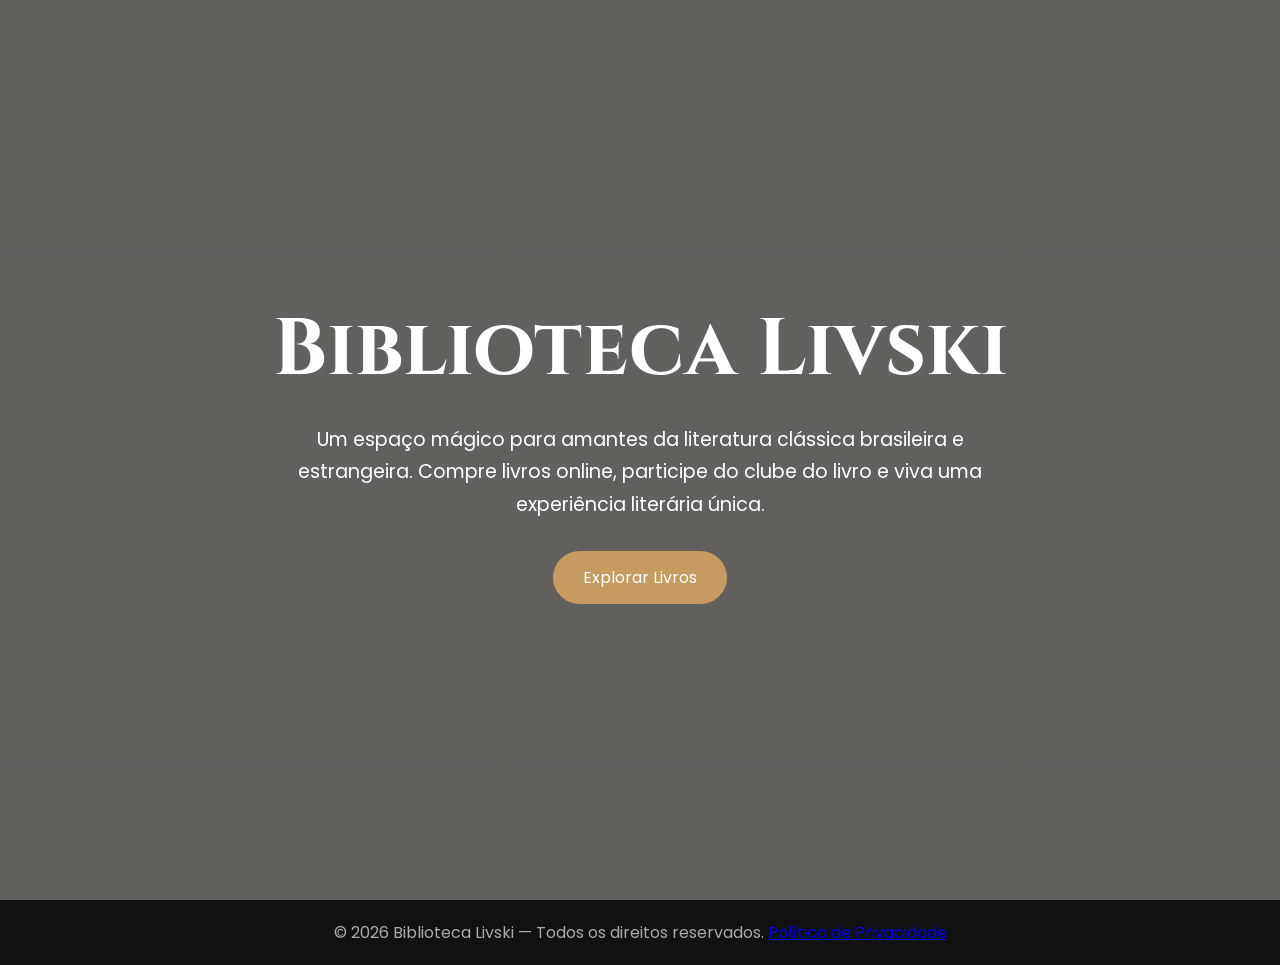
<file: index.html>
<!DOCTYPE html>
<html lang="pt-BR">

<head>

<meta charset="UTF-8">

<meta name="viewport" content="width=device-width, initial-scale=1.0">

<title>Biblioteca Livski</title>

<link href="https://fonts.googleapis.com/css2?family=Cinzel:wght@500;700&family=Poppins:wght@300;400;500;600&display=swap" rel="stylesheet">

<link rel="stylesheet" href="style.css">

</head>

<body class="pagina-inicial">


<!-- =========================
     LOADER
========================= -->

<div class="loader">

    <h1>
        Biblioteca Livski
    </h1>

</div>


<!-- =========================
     INÍCIO
========================= -->

<header class="hero">

    <h1>
        Biblioteca Livski
    </h1>

    <p>

        Um espaço mágico para amantes da literatura clássica brasileira e estrangeira.

        Compre livros online, participe do clube do livro e viva uma experiência literária única.

    </p>


    <a
        href="sobre.html"
        class="btn">

        Explorar Livros

    </a>

</header>


<!-- =========================
     RODAPÉ
========================= -->

<footer>

    © 2026 Biblioteca Livski — Todos os direitos reservados.
     <a href="privacidade.html">Política de Privacidade</a>

</footer>


</body>

</html>
</file>
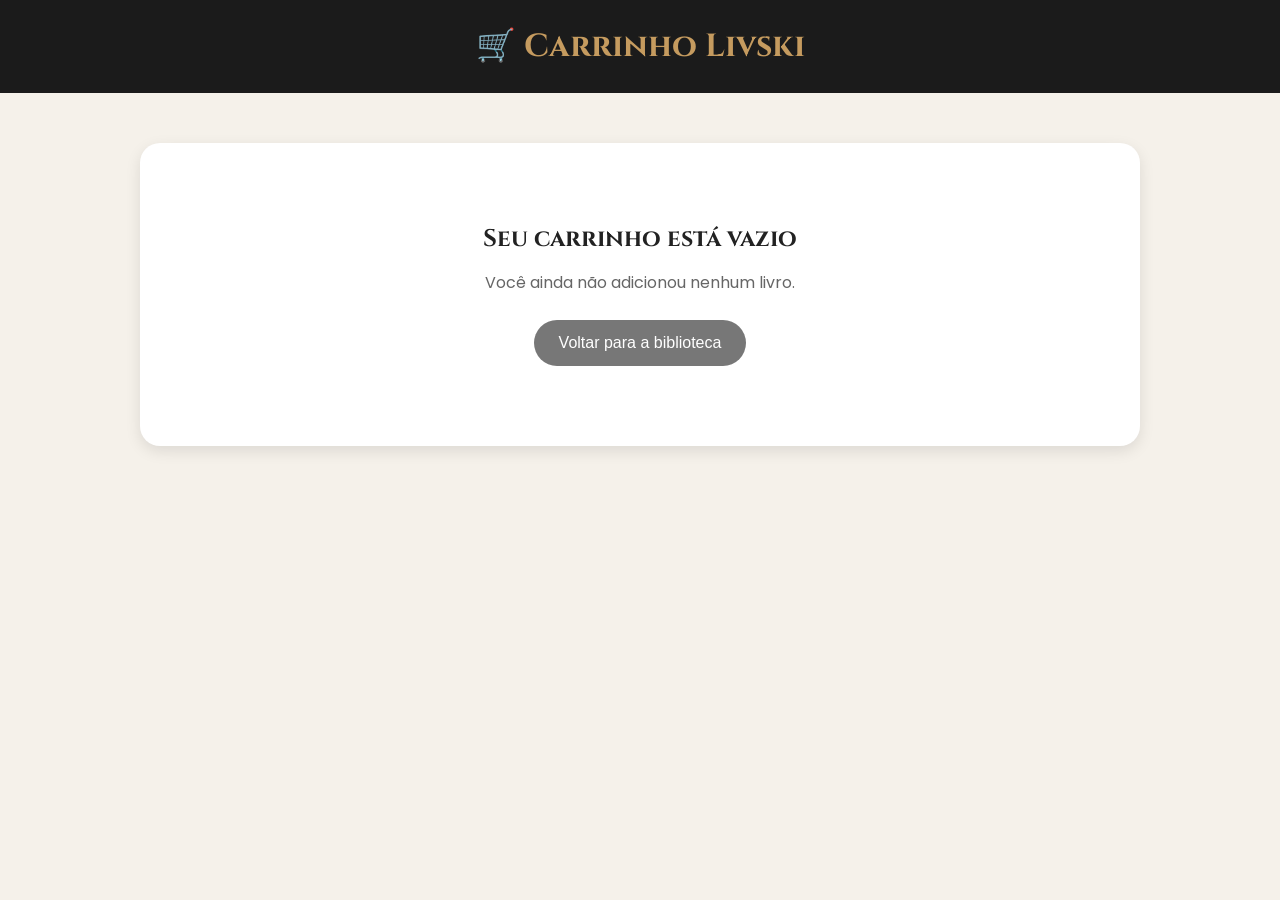
<file: carrinho.html>
<!DOCTYPE html>
<html lang="pt-BR">

<head>

<meta charset="UTF-8">

<meta name="viewport"
content="width=device-width, initial-scale=1.0">

<title>Carrinho - Biblioteca Livski</title>

<link
href="https://fonts.googleapis.com/css2?family=Cinzel:wght@500;700&family=Poppins:wght@300;400;500;600&display=swap"
rel="stylesheet">

<style>

*{
    margin:0;
    padding:0;
    box-sizing:border-box;
}

body{

    font-family:'Poppins',sans-serif;

    background:#f5f1ea;

    color:#222;

    min-height:100vh;

}

/* CABEÇALHO */

header{

    background:#1b1b1b;

    color:white;

    padding:25px;

    text-align:center;

}

header h1{

    font-family:'Cinzel',serif;

    color:#c59b5f;

}

/* CONTEÚDO */

.container{

    width:90%;

    max-width:1000px;

    margin:50px auto;

}

/* LIVRO */

.item{

    background:white;

    border-radius:15px;

    padding:20px;

    margin-bottom:20px;

    display:flex;

    align-items:center;

    gap:20px;

    box-shadow:
    0 5px 15px rgba(0,0,0,0.1);

}

.item img{

    width:100px;

    height:140px;

    object-fit:cover;

    border-radius:10px;

}

.info{

    flex:1;

}

.info h3{

    font-family:'Cinzel',serif;

    margin-bottom:5px;

}

.info p{

    color:#666;

}

/* QUANTIDADE */

.quantidade{

    display:flex;

    align-items:center;

    gap:10px;

    margin-top:15px;

}

.quantidade button{

    width:35px;

    height:35px;

    border:none;

    border-radius:50%;

    background:#c59b5f;

    color:white;

    font-size:20px;

    cursor:pointer;

}

.quantidade button:hover{

    background:#a67c43;

}

.quantidade span{

    font-weight:bold;

}

/* PREÇO */

.preco-item{

    font-size:1.2rem;

    font-weight:bold;

    color:#2d7a32;

}

/* REMOVER */

.remover{

    border:none;

    background:#b52b2b;

    color:white;

    padding:10px 15px;

    border-radius:20px;

    cursor:pointer;

}

.remover:hover{

    background:#8e1f1f;

}

/* RESUMO */

.resumo{

    background:#2b2118;

    color:white;

    padding:30px;

    border-radius:20px;

    margin-top:30px;

    text-align:right;

}

.resumo h2{

    font-family:'Cinzel',serif;

    margin-bottom:20px;

}

.total{

    font-size:1.7rem;

    color:#d9b878;

    font-weight:bold;

    margin-bottom:20px;

}

/* BOTÕES */

.botoes{

    display:flex;

    justify-content:space-between;

    gap:20px;

    flex-wrap:wrap;

}

.btn{

    display:inline-block;

    padding:14px 25px;

    border:none;

    border-radius:30px;

    text-decoration:none;

    cursor:pointer;

    font-size:1rem;

    transition:0.3s;

}

.voltar{

    background:#777;

    color:white;

}

.voltar:hover{

    background:#555;

}

.finalizar{

    background:#c59b5f;

    color:white;

}

.finalizar:hover{

    background:#a67c43;

    transform:scale(1.05);

}

/* VAZIO */

.vazio{

    text-align:center;

    padding:80px 20px;

    background:white;

    border-radius:20px;

    box-shadow:
    0 5px 15px rgba(0,0,0,0.1);

}

.vazio h2{

    font-family:'Cinzel',serif;

    margin-bottom:15px;

}

.vazio p{

    color:#666;

    margin-bottom:25px;

}

/* RESPONSIVO */

@media(max-width:700px){

    .item{

        flex-direction:column;

        text-align:center;

    }

    .botoes{

        justify-content:center;

    }

    .resumo{

        text-align:center;

    }

}

</style>

</head>

<body>


<header>

    <h1>
        🛒 Carrinho Livski
    </h1>

</header>


<div class="container">

    <div id="listaCarrinho"></div>

    <div id="resumo"></div>

</div>


<script>

/* PEGAR CARRINHO */

let carrinho = JSON.parse(
    localStorage.getItem("carrinhoLivski")
) || [];


/* FORMATAR PREÇO */

function formatarPreco(valor){

    return valor.toLocaleString(
        "pt-BR",
        {
            style:"currency",
            currency:"BRL"
        }
    );

}


/* MOSTRAR CARRINHO */

function mostrarCarrinho(){

    const lista =
        document.getElementById("listaCarrinho");

    const resumo =
        document.getElementById("resumo");


    lista.innerHTML = "";

    resumo.innerHTML = "";


    /* CARRINHO VAZIO */

    if(carrinho.length === 0){

        lista.innerHTML = `

            <div class="vazio">

                <h2>
                    Seu carrinho está vazio
                </h2>

                <p>
                    Você ainda não adicionou nenhum livro.
                </p>

                <button
                    class="btn voltar"
                    onclick="voltarBiblioteca()">

                    Voltar para a biblioteca

                </button>

            </div>

        `;

        return;

    }


    let total = 0;


    /* PRODUTOS */

    carrinho.forEach(function(livro,index){

        const subtotal =
            livro.preco * livro.quantidade;

        total += subtotal;


        lista.innerHTML += `

            <div class="item">

                <img
                    src="${livro.imagem}"
                    alt="${livro.nome}">

                <div class="info">

                    <h3>
                        ${livro.nome}
                    </h3>

                    <p>
                        ${livro.autor}
                    </p>

                    <div class="quantidade">

                        <button
                            onclick="diminuir(${index})">

                            −

                        </button>

                        <span>
                            ${livro.quantidade}
                        </span>

                        <button
                            onclick="aumentar(${index})">

                            +

                        </button>

                    </div>

                </div>

                <div>

                    <div class="preco-item">

                        ${formatarPreco(subtotal)}

                    </div>

                    <br>

                    <button
                        class="remover"
                        onclick="remover(${index})">

                        🗑 Remover

                    </button>

                </div>

            </div>

        `;

    });


    /* RESUMO */

    resumo.innerHTML = `

        <div class="resumo">

            <h2>
                Resumo da compra
            </h2>

            <div class="total">

                Total:
                ${formatarPreco(total)}

            </div>

            <div class="botoes">

                <button
                    class="btn voltar"
                    onclick="voltarBiblioteca()">

                    ← Voltar para a biblioteca

                </button>

                <button
                    class="btn finalizar"
                    onclick="finalizarCompra()">

                    Finalizar Compra →

                </button>

            </div>

        </div>

    `;

}


/* AUMENTAR */

function aumentar(index){

    carrinho[index].quantidade++;

    salvar();

}


/* DIMINUIR */

function diminuir(index){

    if(carrinho[index].quantidade > 1){

        carrinho[index].quantidade--;

    }else{

        carrinho.splice(index,1);

    }

    salvar();

}


/* REMOVER */

function remover(index){

    carrinho.splice(index,1);

    salvar();

}


/* SALVAR */

function salvar(){

    localStorage.setItem(
        "carrinhoLivski",
        JSON.stringify(carrinho)
    );

    mostrarCarrinho();

}


/* VOLTAR */

function voltarBiblioteca(){

    /*
       Como o carrinho foi aberto em uma nova guia,
       tentamos fechar esta guia.

       Caso o navegador não permita,
       voltamos para o index normalmente.
    */

    if(window.opener){

        window.close();

    }else{

        window.location.href = "index.html";

    }

}


/* FINALIZAR */

function finalizarCompra(){

    if(carrinho.length === 0){

        return;

    }

    window.location.href =
        "pagamento.html";

}


/* INICIAR */

mostrarCarrinho();

</script>

</body>

</html>
</file>
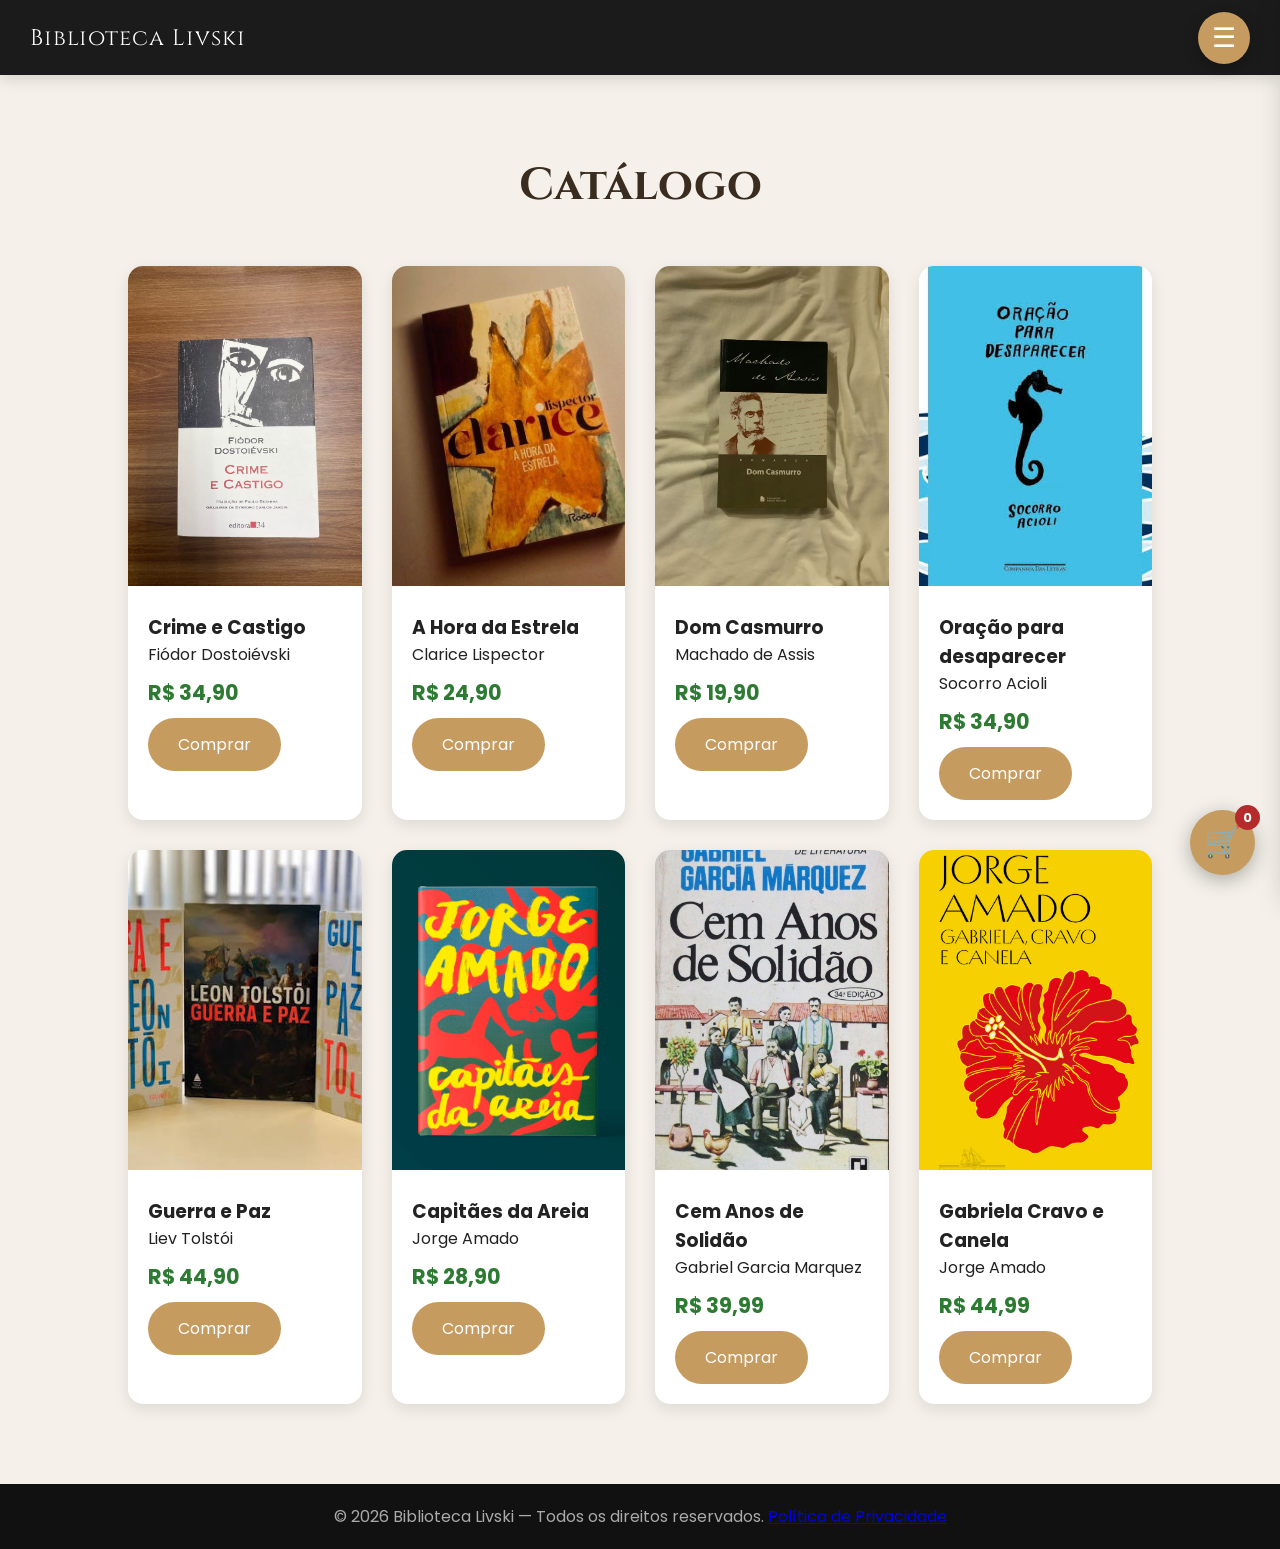
<file: catalogo.html>
<!DOCTYPE html>
<html lang="pt-BR">

<head>

<meta charset="UTF-8">

<meta name="viewport" content="width=device-width, initial-scale=1.0">

<title>Biblioteca Livski — Catálogo</title>

<link href="https://fonts.googleapis.com/css2?family=Cinzel:wght@500;700&family=Poppins:wght@300;400;500;600&display=swap" rel="stylesheet">

<link rel="stylesheet" href="style.css">

</head>

<body>


<div class="topo">

    <a href="index.html" class="logo">
        Biblioteca Livski
    </a>


    <div class="menu">

        <button
            id="menuBtn"
            class="menu-btn">

            ☰

        </button>


        <div
            id="menuLateral"
            class="menu-lateral">

            <div class="menu-titulo">
                Biblioteca Livski
            </div>

            <a href="sobre.html">Sobre</a>

            <a href="atracoes.html">Atrações</a>

            <a href="catalogo.html">Catálogo</a>

            <a href="faq.html">FAQ</a>

            <a href="sac.html">SAC</a>

            <a href="contato.html">Contato</a>

        </div>

    </div>

</div>


<main class="pagina">

<section id="catalogo">

    <h2 class="section-title">
        Catálogo
    </h2>


    <div class="catalogo">


        <div class="livro">

            <img
                src="imagens/crime e castigo.jpg"
                alt="Crime e Castigo">

            <div class="livro-info">

                <h3>
                    Crime e Castigo
                </h3>

                <p>
                    Fiódor Dostoiévski
                </p>

                <div class="preco">
                    R$ 34,90
                </div>

                <button
                    class="btn comprar"
                    data-nome="Crime e Castigo"
                    data-autor="Fiódor Dostoiévski"
                    data-preco="34.90"
                    data-imagem="imagens/crime e castigo.jpg">

                    Comprar

                </button>

            </div>

        </div>


        <div class="livro">

            <img
                src="imagens/a hora da estrela.jpg"
                alt="A Hora da Estrela">

            <div class="livro-info">

                <h3>
                    A Hora da Estrela
                </h3>

                <p>
                    Clarice Lispector
                </p>

                <div class="preco">
                    R$ 24,90
                </div>

                <button
                    class="btn comprar"
                    data-nome="A Hora da Estrela"
                    data-autor="Clarice Lispector"
                    data-preco="24.90"
                    data-imagem="imagens/a hora da estrela.jpg">

                    Comprar

                </button>

            </div>

        </div>


        <div class="livro">

            <img
                src="imagens/dom casmurro.jpg"
                alt="Dom Casmurro">

            <div class="livro-info">

                <h3>
                    Dom Casmurro
                </h3>

                <p>
                    Machado de Assis
                </p>

                <div class="preco">
                    R$ 19,90
                </div>

                <button
                    class="btn comprar"
                    data-nome="Dom Casmurro"
                    data-autor="Machado de Assis"
                    data-preco="19.90"
                    data-imagem="imagens/dom casmurro.jpg">

                    Comprar

                </button>

            </div>

        </div>


        <div class="livro">

            <img
                src="imagens/oração para desaparecer.jpg"
                alt="Oração para desaparecer">

            <div class="livro-info">

                <h3>
                    Oração para desaparecer
                </h3>

                <p>
                    Socorro Acioli
                </p>

                <div class="preco">
                    R$ 34,90
                </div>

                <button
                    class="btn comprar"
                    data-nome="Oração para desaparecer"
                    data-autor="Socorro Acioli"
                    data-preco="34.90"
                    data-imagem="imagens/oração para desaparecer.jpg">

                    Comprar

                </button>

            </div>

        </div>


        <div class="livro">

            <img
                src="imagens/guerra e paz.jpg"
                alt="Guerra e Paz">

            <div class="livro-info">

                <h3>
                    Guerra e Paz
                </h3>

                <p>
                    Liev Tolstói
                </p>

                <div class="preco">
                    R$ 44,90
                </div>

                <button
                    class="btn comprar"
                    data-nome="Guerra e Paz"
                    data-autor="Liev Tolstói"
                    data-preco="44.90"
                    data-imagem="imagens/guerra e paz.jpg">

                    Comprar

                </button>

            </div>

        </div>


        <div class="livro">

            <img
                src="imagens/capitães da areia.png"
                alt="Capitães da Areia">

            <div class="livro-info">

                <h3>
                    Capitães da Areia
                </h3>

                <p>
                    Jorge Amado
                </p>

                <div class="preco">
                    R$ 28,90
                </div>

                <button
                    class="btn comprar"
                    data-nome="Capitães da Areia"
                    data-autor="Jorge Amado"
                    data-preco="28.90"
                    data-imagem="imagens/capitães da areia.png">

                    Comprar

                </button>

            </div>

        </div>

                <div class="livro">

            <img
                src="imagens/cem anos de solidão.jpg"
                alt="Cem Anos de Solidão">

            <div class="livro-info">

                <h3>
                    Cem Anos de Solidão
                </h3>

                <p>
                    Gabriel Garcia Marquez
                </p>

                <div class="preco">
                    R$ 39,99
                </div>

                <button
                    class="btn comprar"
                    data-nome="Cem Anos de Solidão"
                    data-autor="Gabriel Garcia Marquez"
                    data-preco="39,99"
                    data-imagem="imagens/cem anos de solidão.jpg">

                    Comprar

                </button>

            </div>

                </div>

        <div class="livro">

            <img
                src="imagens/Gabriela.jpg"
                alt="Gabriela Cravo e Canela">

            <div class="livro-info">

                <h3>
                    Gabriela Cravo e Canela
                </h3>

                <p>
                    Jorge Amado 
                </p>

                <div class="preco">
                    R$ 44,99
                </div>

                <button
                    class="btn comprar"
                    data-nome="Gabriela Cravo e Canela"
                    data-autor="Jorge Amado"
                    data-preco="44,99"
                    data-imagem="imagens/Gabriela.jpg">

                    Comprar

                </button>

            </div>

        </div>


    </div>

</section>

</main>


<!-- CARRINHO -->

<a
    href="carrinho.html"
    class="carrinho-flutuante"
    title="Abrir carrinho">

    🛒

    <span
        class="contador"
        id="contadorCarrinho">

        0

    </span>

</a>


<footer>

    © 2026 Biblioteca Livski — Todos os direitos reservados.
    <a href="privacidade.html">Política de Privacidade</a>

</footer>


<script src="script.js"></script>

</body>

</html>
</file>
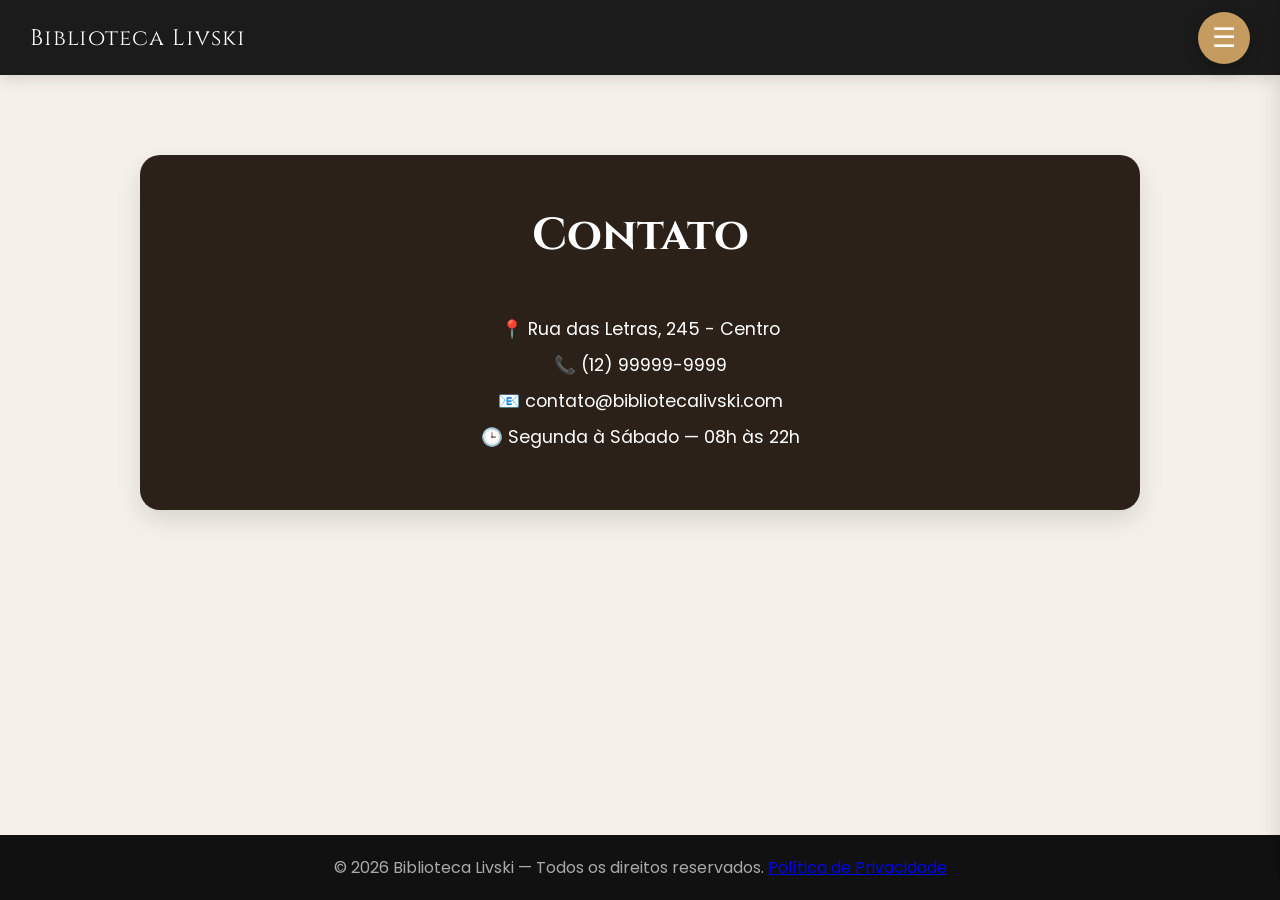
<file: contato.html>
<!DOCTYPE html>
<html lang="pt-BR">

<head>

<meta charset="UTF-8">

<meta name="viewport" content="width=device-width, initial-scale=1.0">

<title>Biblioteca Livski — Contato</title>

<link href="https://fonts.googleapis.com/css2?family=Cinzel:wght@500;700&family=Poppins:wght@300;400;500;600&display=swap" rel="stylesheet">

<link rel="stylesheet" href="style.css">

</head>

<body>


<div class="topo">

    <a href="index.html" class="logo">
        Biblioteca Livski
    </a>


    <div class="menu">

        <button id="menuBtn" class="menu-btn">
            ☰
        </button>


        <div id="menuLateral" class="menu-lateral">

            <div class="menu-titulo">
                Biblioteca Livski
            </div>

            <a href="sobre.html">Sobre</a>

            <a href="atracoes.html">Atrações</a>

            <a href="catalogo.html">Catálogo</a>

            <a href="faq.html">FAQ</a>

            <a href="sac.html">SAC</a>

            <a href="contato.html">Contato</a>

        </div>

    </div>

</div>


<main class="pagina">

<section id="contato">

    <div class="contato">

        <h2
            class="section-title"
            style="color:white;">

            Contato

        </h2>


        <p>
            📍 Rua das Letras, 245 - Centro
        </p>

        <p>
            📞 (12) 99999-9999
        </p>

        <p>
            📧 contato@bibliotecalivski.com
        </p>

        <p>
            🕒 Segunda à Sábado — 08h às 22h
        </p>

    </div>

</section>

</main>


<footer>

    © 2026 Biblioteca Livski — Todos os direitos reservados.
    <a href="privacidade.html">Política de Privacidade</a>

</footer>


<script src="script.js"></script>

</body>

</html>
</file>
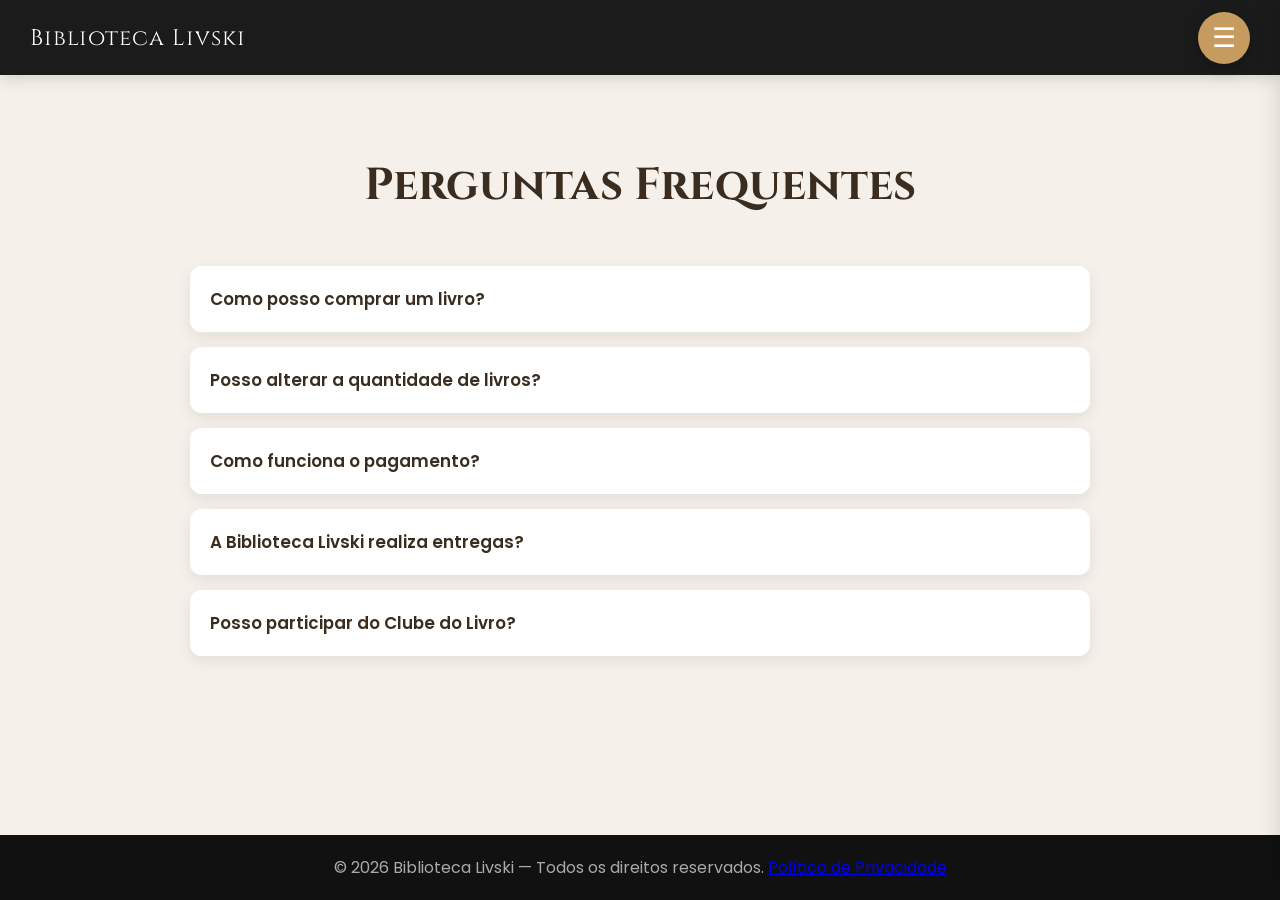
<file: faq.html>
<!DOCTYPE html>
<html lang="pt-BR">

<head>

<meta charset="UTF-8">

<meta name="viewport" content="width=device-width, initial-scale=1.0">

<title>Biblioteca Livski — FAQ</title>

<link href="https://fonts.googleapis.com/css2?family=Cinzel:wght@500;700&family=Poppins:wght@300;400;500;600&display=swap" rel="stylesheet">

<link rel="stylesheet" href="style.css">

</head>

<body>


<div class="topo">

    <a href="index.html" class="logo">
        Biblioteca Livski
    </a>


    <div class="menu">

        <button id="menuBtn" class="menu-btn">
            ☰
        </button>


        <div id="menuLateral" class="menu-lateral">

            <div class="menu-titulo">
                Biblioteca Livski
            </div>

            <a href="sobre.html">Sobre</a>

            <a href="atracoes.html">Atrações</a>

            <a href="catalogo.html">Catálogo</a>

            <a href="faq.html">FAQ</a>

            <a href="sac.html">SAC</a>

            <a href="contato.html">Contato</a>

        </div>

    </div>

</div>


<main class="pagina">

<section id="faq">

    <h2 class="section-title">
        Perguntas Frequentes
    </h2>


    <div class="faq">


        <div class="faq-item">

            <button class="faq-question">
                Como posso comprar um livro?
            </button>

            <div class="faq-answer">

                Escolha um livro no catálogo e clique no botão "Comprar".
                O livro será automaticamente colocado no seu carrinho.

            </div>

        </div>


        <div class="faq-item">

            <button class="faq-question">
                Posso alterar a quantidade de livros?
            </button>

            <div class="faq-answer">

                Sim. No carrinho você pode aumentar ou diminuir a quantidade
                de cada livro usando os botões + e -.

            </div>

        </div>


        <div class="faq-item">

            <button class="faq-question">
                Como funciona o pagamento?
            </button>

            <div class="faq-answer">

                Após revisar seu carrinho, clique em "Finalizar Compra".
                Você será direcionado para uma página de pagamento demonstrativa.

            </div>

        </div>


        <div class="faq-item">

            <button class="faq-question">
                A Biblioteca Livski realiza entregas?
            </button>

            <div class="faq-answer">

                Neste projeto escolar, a entrega é apenas uma representação
                fictícia de como funcionaria uma loja de livros.

            </div>

        </div>


        <div class="faq-item">

            <button class="faq-question">
                Posso participar do Clube do Livro?
            </button>

            <div class="faq-answer">

                Sim. O Clube do Livro promove encontros, discussões literárias
                e debates sobre diferentes obras.

            </div>

        </div>


    </div>

</section>

</main>


<footer>

    © 2026 Biblioteca Livski — Todos os direitos reservados.
    <a href="privacidade.html">Política de Privacidade</a>

</footer>


<script src="script.js"></script>

</body>

</html>
</file>
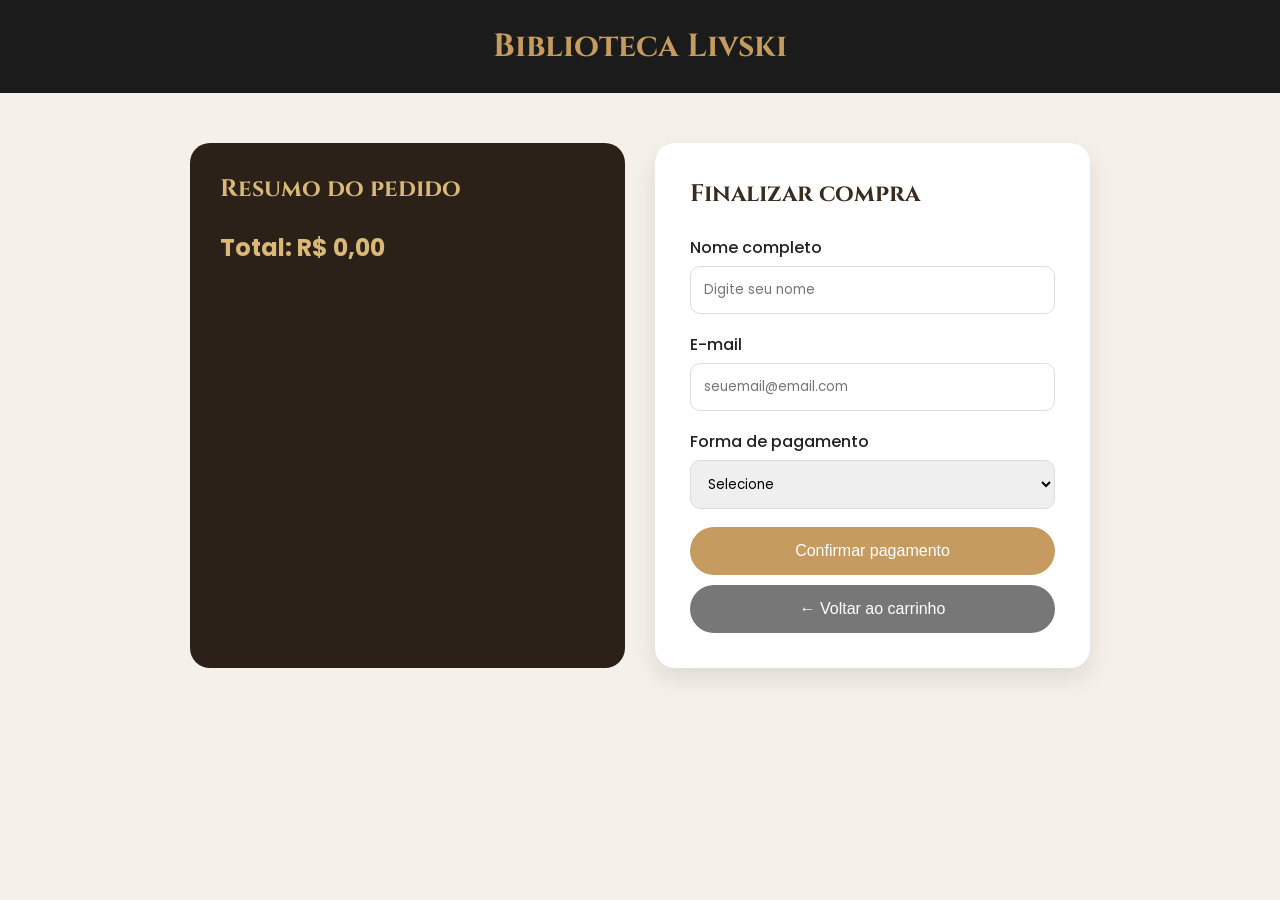
<file: pagamento.html>
<!DOCTYPE html>
<html lang="pt-BR">

<head>

<meta charset="UTF-8">

<meta name="viewport"
content="width=device-width, initial-scale=1.0">

<title>Pagamento - Biblioteca Livski</title>

<link
href="https://fonts.googleapis.com/css2?family=Cinzel:wght@500;700&family=Poppins:wght@300;400;500;600&display=swap"
rel="stylesheet">

<style>

*{
    margin:0;
    padding:0;
    box-sizing:border-box;
}

body{

    font-family:'Poppins',sans-serif;

    background:#f5f1ea;

    color:#222;

    min-height:100vh;

}


/* HEADER */

header{

    background:#1b1b1b;

    color:white;

    padding:25px;

    text-align:center;

}

header h1{

    font-family:'Cinzel',serif;

    color:#c59b5f;

}


/* CONTAINER */

.container{

    width:90%;

    max-width:900px;

    margin:50px auto;

    display:grid;

    grid-template-columns:1fr 1fr;

    gap:30px;

}


/* RESUMO */

.resumo{

    background:#2b2118;

    color:white;

    padding:30px;

    border-radius:20px;

}

.resumo h2{

    font-family:'Cinzel',serif;

    color:#d9b878;

    margin-bottom:25px;

}

.produto{

    border-bottom:1px solid #5b4939;

    padding:15px 0;

}

.produto:last-child{

    border-bottom:none;

}

.total{

    margin-top:25px;

    font-size:1.5rem;

    font-weight:bold;

    color:#d9b878;

}


/* PAGAMENTO */

.pagamento{

    background:white;

    padding:35px;

    border-radius:20px;

    box-shadow:
    0 10px 25px rgba(0,0,0,0.1);

}

.pagamento h2{

    font-family:'Cinzel',serif;

    color:#3a2d1f;

    margin-bottom:25px;

}

label{

    display:block;

    margin-bottom:6px;

    font-weight:500;

}

input,
select{

    width:100%;

    padding:13px;

    margin-bottom:18px;

    border:1px solid #ddd;

    border-radius:10px;

    font-family:'Poppins',sans-serif;

    outline:none;

}

input:focus,
select:focus{

    border-color:#c59b5f;

}


/* CAMPOS DO CARTÃO */

#dadosCartao{

    display:none;

    animation:aparecer .3s ease;

}

@keyframes aparecer{

    from{

        opacity:0;

        transform:translateY(-8px);

    }

    to{

        opacity:1;

        transform:translateY(0);

    }

}


/* LINHA */

.linha{

    display:grid;

    grid-template-columns:1fr 1fr;

    gap:15px;

}


/* PIX */

#dadosPix{

    display:none;

    background:#f7f3ed;

    border:1px solid #e2d7c8;

    border-radius:15px;

    padding:20px;

    margin-bottom:20px;

    text-align:center;

    animation:aparecer .3s ease;

}

#dadosPix h3{

    font-family:'Cinzel',serif;

    color:#3a2d1f;

    margin-bottom:15px;

}

.qr{

    width:160px;

    height:160px;

    margin:15px auto;

    background:

    repeating-linear-gradient(
        45deg,
        #111 0px,
        #111 3px,
        white 3px,
        white 6px
    );

    border:10px solid white;

    box-shadow:0 3px 10px rgba(0,0,0,.15);

}

.codigoPix{

    background:white;

    border:1px solid #ddd;

    border-radius:8px;

    padding:12px;

    font-size:.75rem;

    word-break:break-all;

    margin-top:10px;

}

.aviso{

    color:#777;

    font-size:.8rem;

    margin-top:10px;

}


/* BOLETO */

#dadosBoleto{

    display:none;

    background:#f7f3ed;

    border:1px solid #e2d7c8;

    border-radius:15px;

    padding:20px;

    margin-bottom:20px;

    animation:aparecer .3s ease;

}

#dadosBoleto h3{

    font-family:'Cinzel',serif;

    color:#3a2d1f;

    margin-bottom:10px;

}

.codigoBarras{

    height:55px;

    margin-top:15px;

    background:
    repeating-linear-gradient(
        90deg,
        #111 0px,
        #111 2px,
        white 2px,
        white 5px,
        #111 5px,
        #111 6px,
        white 6px,
        white 9px
    );

    border:5px solid white;

}

.numeroBoleto{

    text-align:center;

    font-size:.8rem;

    margin-top:8px;

    word-break:break-all;

}


/* BOTÕES */

.btn{

    width:100%;

    padding:15px;

    border:none;

    border-radius:30px;

    background:#c59b5f;

    color:white;

    font-size:1rem;

    cursor:pointer;

    transition:.3s;

}

.btn:hover{

    background:#a67c43;

    transform:scale(1.02);

}

.voltar{

    background:#777;

    margin-top:10px;

}

.voltar:hover{

    background:#555;

}


/* SUCESSO */

#areaSucesso{

    display:none;

    min-height:calc(100vh - 90px);

    width:100%;

    align-items:center;

    justify-content:center;

    padding:30px;

    margin:0;

}

.sucesso{

    width:100%;

    max-width:600px;

    text-align:center;

    background:white;

    padding:60px 30px;

    border-radius:20px;

    box-shadow:
    0 10px 25px rgba(0,0,0,0.1);

}

.sucesso h2{

    font-family:'Cinzel',serif;

    color:#2d7a32;

    margin-bottom:15px;

}

.sucesso p{

    color:#666;

    margin-bottom:25px;

}


/* RESPONSIVO */

@media(max-width:750px){

    .container{

        grid-template-columns:1fr;

    }

    .linha{

        grid-template-columns:1fr;

    }

}

</style>

</head>

<body>


<header>

    <h1>
        Biblioteca Livski
    </h1>

</header>


<!-- ÁREA DA COMPRA -->

<div class="container" id="areaCompra">


    <!-- RESUMO -->

    <div class="resumo">

        <h2>
            Resumo do pedido
        </h2>

        <div id="produtos"></div>

        <div
            class="total"
            id="total">

        </div>

    </div>


    <!-- PAGAMENTO -->

    <div class="pagamento">

        <h2>
            Finalizar compra
        </h2>


        <form id="formPagamento">


            <label>
                Nome completo
            </label>

            <input
                type="text"
                id="nome"
                placeholder="Digite seu nome"
                required>


            <label>
                E-mail
            </label>

            <input
                type="email"
                id="email"
                placeholder="seuemail@email.com"
                required>


            <label>
                Forma de pagamento
            </label>

            <select
                id="formaPagamento"
                required>

                <option value="">
                    Selecione
                </option>

                <option value="credito">
                    Cartão de crédito
                </option>

                <option value="debito">
                    Cartão de débito
                </option>

                <option value="pix">
                    PIX
                </option>

                <option value="boleto">
                    Boleto
                </option>

            </select>


            <!-- CARTÃO -->

            <div id="dadosCartao">

                <label>
                    Número do cartão
                </label>

                <input
                    type="text"
                    id="numeroCartao"
                    maxlength="19"
                    placeholder="0000 0000 0000 0000">


                <div class="linha">

                    <div>

                        <label>
                            Validade
                        </label>

                        <input
                            type="text"
                            id="validade"
                            maxlength="5"
                            placeholder="MM/AA">

                    </div>


                    <div>

                        <label>
                            CVV
                        </label>

                        <input
                            type="text"
                            id="cvv"
                            maxlength="3"
                            placeholder="000">

                    </div>

                </div>

            </div>


            <!-- PIX -->

            <div id="dadosPix">

                <h3>
                    Pagamento via PIX
                </h3>

                <p>
                    Escaneie o QR Code abaixo
                    ou copie o código PIX.
                </p>

                <div class="qr"></div>

                <strong>
                    Código PIX
                </strong>

                <div
                    class="codigoPix"
                    id="codigoPix">

                </div>

                <p class="aviso">
                    ⚠ Este PIX é fictício e serve
                    apenas para demonstração.
                </p>

            </div>


            <!-- BOLETO -->

            <div id="dadosBoleto">

                <h3>
                    Boleto bancário
                </h3>

                <p>
                    Seu boleto foi gerado
                    para demonstração.
                </p>

                <div class="codigoBarras"></div>

                <div
                    class="numeroBoleto"
                    id="numeroBoleto">

                </div>

                <p class="aviso">
                    ⚠ Este boleto é fictício.
                </p>

            </div>


            <button
                type="submit"
                class="btn"
                id="btnConfirmar">

                Confirmar pagamento

            </button>


            <button
                type="button"
                class="btn voltar"
                onclick="voltarCarrinho()">

                ← Voltar ao carrinho

            </button>


        </form>

    </div>

</div>


<!-- COMPRA FINALIZADA -->

<div
    id="areaSucesso">

    <div class="sucesso">

        <h2>
            ✓ Compra realizada!
        </h2>

        <p id="mensagemSucesso">
            Seu pedido foi registrado com sucesso.
        </p>

        <p>
            Esta é uma página de pagamento
            <strong>fictícia</strong> criada para
            demonstração escolar.
        </p>

        <button
            class="btn"
            onclick="voltarInicio()">

            Voltar para a Biblioteca

        </button>

    </div>

</div>


<script>


/* PEGAR CARRINHO */

let carrinho = JSON.parse(
    localStorage.getItem("carrinhoLivski")
) || [];


/* FORMATAR PREÇO */

function formatarPreco(valor){

    return valor.toLocaleString(
        "pt-BR",
        {
            style:"currency",
            currency:"BRL"
        }
    );

}


/* MOSTRAR PRODUTOS */

function mostrarProdutos(){

    const produtos =
        document.getElementById("produtos");

    const totalElemento =
        document.getElementById("total");


    produtos.innerHTML = "";

    let total = 0;


    carrinho.forEach(function(livro){

        const subtotal =
            livro.preco * livro.quantidade;

        total += subtotal;


        produtos.innerHTML += `

            <div class="produto">

                <strong>
                    ${livro.nome}
                </strong>

                <br>

                Quantidade:
                ${livro.quantidade}

                <br>

                ${formatarPreco(subtotal)}

            </div>

        `;

    });


    totalElemento.innerHTML =
        "Total: " + formatarPreco(total);

}


/* ELEMENTOS */

const formaPagamento =
    document.getElementById("formaPagamento");

const dadosCartao =
    document.getElementById("dadosCartao");

const dadosPix =
    document.getElementById("dadosPix");

const dadosBoleto =
    document.getElementById("dadosBoleto");

const numeroCartao =
    document.getElementById("numeroCartao");

const validade =
    document.getElementById("validade");

const cvv =
    document.getElementById("cvv");


/* TROCAR FORMA DE PAGAMENTO */

formaPagamento.addEventListener(
    "change",
    function(){

        const forma = this.value;


        /* ESCONDER TUDO */

        dadosCartao.style.display = "none";

        dadosPix.style.display = "none";

        dadosBoleto.style.display = "none";


        /* REMOVER REQUIRED */

        numeroCartao.required = false;

        validade.required = false;

        cvv.required = false;


        /* CARTÃO */

        if(
            forma === "credito" ||
            forma === "debito"
        ){

            dadosCartao.style.display = "block";

            numeroCartao.required = true;

            validade.required = true;

            cvv.required = true;

        }


        /* PIX */

        else if(forma === "pix"){

            dadosPix.style.display = "block";

            gerarPix();

        }


        /* BOLETO */

        else if(forma === "boleto"){

            dadosBoleto.style.display = "block";

            gerarBoleto();

        }

    }
);


/* MÁSCARA CARTÃO */

numeroCartao.addEventListener(
    "input",
    function(){

        let valor =
            this.value.replace(/\D/g,"");

        valor =
            valor.substring(0,16);

        valor =
            valor.replace(
                /(\d{4})(?=\d)/g,
                "$1 "
            );

        this.value = valor;

    }
);


/* MÁSCARA VALIDADE */

validade.addEventListener(
    "input",
    function(){

        let valor =
            this.value.replace(/\D/g,"");

        valor =
            valor.substring(0,4);

        if(valor.length >= 3){

            valor =
                valor.substring(0,2)
                + "/" +
                valor.substring(2);

        }

        this.value = valor;

    }
);


/* MÁSCARA CVV */

cvv.addEventListener(
    "input",
    function(){

        this.value =
            this.value
            .replace(/\D/g,"")
            .substring(0,3);

    }
);


/* GERAR PIX FICTÍCIO */

function gerarPix(){

    const caracteres =
        "ABCDEFGHIJKLMNOPQRSTUVWXYZabcdefghijklmnopqrstuvwxyz0123456789";

    let codigo = "";

    for(
        let i = 0;
        i < 120;
        i++
    ){

        codigo +=
            caracteres.charAt(
                Math.floor(
                    Math.random() *
                    caracteres.length
                )
            );

    }


    document.getElementById(
        "codigoPix"
    ).textContent =
        "00020126580014BR.GOV.BCB.PIX01"
        + codigo;

}


/* GERAR BOLETO FICTÍCIO */

function gerarBoleto(){

    let numero = "";

    for(
        let i = 0;
        i < 47;
        i++
    ){

        numero +=
            Math.floor(
                Math.random() * 10
            );

    }


    document.getElementById(
        "numeroBoleto"
    ).textContent =
        numero;

}


/* FORMULÁRIO */

document
.getElementById("formPagamento")
.addEventListener(
    "submit",
    function(event){

        event.preventDefault();


        const forma =
            formaPagamento.value;


        let mensagem = "";


        if(forma === "pix"){

            mensagem =
                "Seu pagamento via PIX foi registrado com sucesso.";

        }

        else if(forma === "boleto"){

            mensagem =
                "Seu boleto foi gerado e o pedido foi registrado.";

        }

        else if(
            forma === "credito" ||
            forma === "debito"
        ){

            mensagem =
                "Seu pagamento com cartão foi aprovado com sucesso.";

        }


        document.getElementById(
            "mensagemSucesso"
        ).textContent =
            mensagem;


        /*
           NÃO existe pagamento real.
           É somente uma simulação escolar.
        */

        localStorage.removeItem(
            "carrinhoLivski"
        );


        document.getElementById(
            "areaCompra"
        ).style.display = "none";


        document.getElementById(
            "areaSucesso"
        ).style.display = "flex";


        window.scrollTo({
            top:0,
            behavior:"smooth"
        });

    }
);


/* VOLTAR PARA CARRINHO */

function voltarCarrinho(){

    window.location.href =
        "carrinho.html";

}


/* VOLTAR PARA INDEX */

function voltarInicio(){

    window.location.href =
        "index.html";

}


/* MOSTRAR */

mostrarProdutos();

</script>

</body>

</html>
</file>
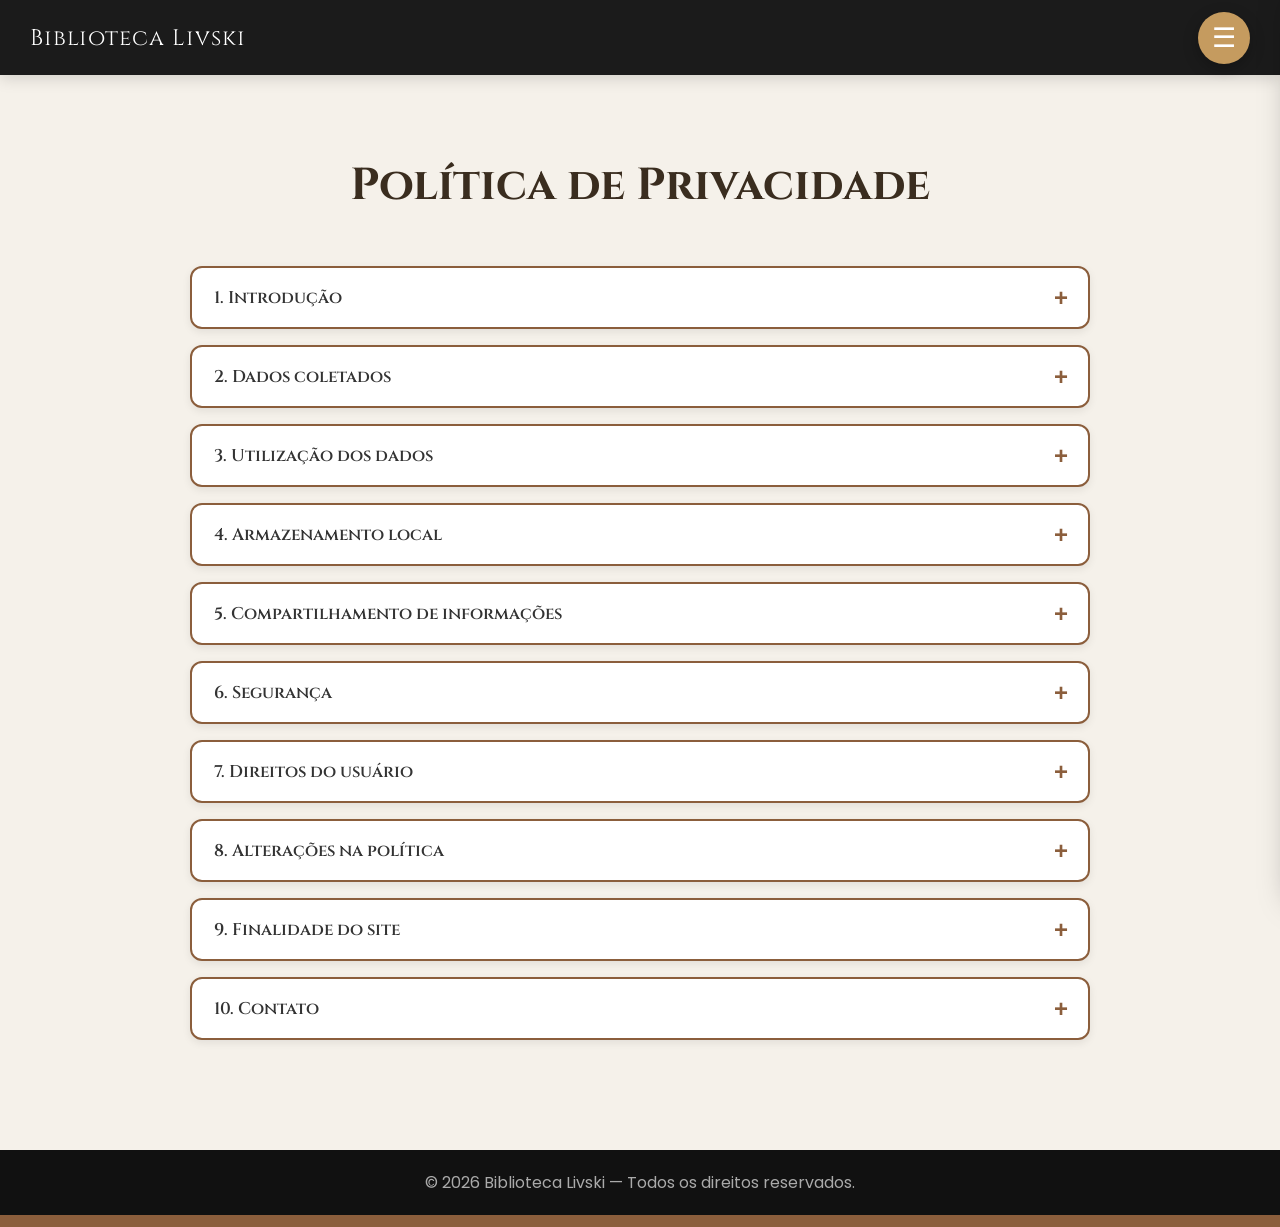
<file: privacidade.html>
<!DOCTYPE html>
<html lang="pt-BR">

<head>

    <meta charset="UTF-8">

    <meta name="viewport" content="width=device-width, initial-scale=1.0">

    <title>Política de Privacidade | Biblioteca Livski</title>

    <link href="https://fonts.googleapis.com/css2?family=Cinzel:wght@500;700&family=Poppins:wght@300;400;500;600&display=swap" rel="stylesheet">

    <link rel="stylesheet" href="style.css">

</head>

<body>




<!-- CABEÇALHO -->

<div class="topo">

    <a href="index.html" class="logo">
        Biblioteca Livski
    </a>


    <div class="menu">

        <button
            id="menuBtn"
            class="menu-btn">

            ☰

        </button>


        <div
            id="menuLateral"
            class="menu-lateral">

            <div class="menu-titulo">
                Biblioteca Livski
            </div>

            <a href="sobre.html">Sobre</a>

            <a href="atracoes.html">Atrações</a>

            <a href="catalogo.html">Catálogo</a>

            <a href="faq.html">FAQ</a>

            <a href="sac.html">SAC</a>

            <a href="contato.html">Contato</a>

        </div>

    </div>

</div>


<main class="pagina">

    <section>

        <h2 class="section-title">
            Política de Privacidade
        </h2>


        <div class="politica">


            <details>

                <summary>
                    1. Introdução
                </summary>

                <p>
                    A Biblioteca Livski valoriza a privacidade de seus usuários.
                    Esta Política de Privacidade apresenta as informações sobre
                    os dados que podem ser fornecidos durante a utilização do site
                    e como essas informações são utilizadas.
                </p>

            </details>


            <details>

                <summary>
                    2. Dados coletados
                </summary>

                <p>
                    O site pode receber informações fornecidas voluntariamente
                    pelo usuário, como nome, endereço de e-mail e mensagens
                    enviadas por meio dos canais de atendimento disponíveis.
                </p>

            </details>


            <details>

                <summary>
                    3. Utilização dos dados
                </summary>

                <p>
                    Os dados fornecidos são utilizados para possibilitar o
                    atendimento das solicitações, responder às mensagens
                    enviadas pelo usuário e permitir o funcionamento dos
                    recursos disponibilizados pelo site.
                </p>

            </details>


            <details>

                <summary>
                    4. Armazenamento local
                </summary>

                <p>
                    Para o funcionamento do carrinho de compras, o site pode
                    utilizar o armazenamento local do navegador, conhecido como
                    localStorage. Essas informações ficam armazenadas no próprio
                    dispositivo do usuário e são utilizadas para manter os
                    produtos selecionados durante a navegação.
                </p>

            </details>


            <details>

                <summary>
                    5. Compartilhamento de informações
                </summary>

                <p>
                    As informações fornecidas pelos usuários não são vendidas
                    ou comercializadas. O compartilhamento de dados poderá
                    ocorrer somente quando necessário para o funcionamento
                    dos serviços ou em situações previstas pela legislação.
                </p>

            </details>


            <details>

                <summary>
                    6. Segurança
                </summary>

                <p>
                    São adotadas medidas adequadas para evitar o acesso ou uso
                    indevido das informações fornecidas. Entretanto, nenhum
                    sistema eletrônico está completamente livre de riscos de
                    segurança.
                </p>

            </details>


            <details>

                <summary>
                    7. Direitos do usuário
                </summary>

                <p>
                    Nos termos da Lei Geral de Proteção de Dados Pessoais
                    (Lei nº 13.709/2018), o usuário possui direitos relacionados
                    aos seus dados pessoais, incluindo o acesso às informações
                    sobre seu tratamento, a correção de dados incompletos ou
                    incorretos e os demais direitos previstos na legislação.
                </p>

            </details>


            <details>

                <summary>
                    8. Alterações na política
                </summary>

                <p>
                    Esta Política de Privacidade poderá ser atualizada sempre
                    que necessário. Eventuais alterações serão disponibilizadas
                    nesta página.
                </p>

            </details>


            <details>

                <summary>
                    9. Finalidade do site
                </summary>

                <p>
                    A Biblioteca Livski é um projeto desenvolvido para fins
                    educacionais. As informações apresentadas no site têm
                    finalidade exclusivamente relacionada ao funcionamento
                    e à apresentação do projeto.
                </p>

            </details>


            <details>

                <summary>
                    10. Contato
                </summary>

                <p>
                    Em caso de dúvidas sobre esta Política de Privacidade,
                    o usuário poderá utilizar os canais de contato
                    disponibilizados no site.
                </p>

            </details>


        </div>

    </section>

</main>


<footer>

    © 2026 Biblioteca Livski — Todos os direitos reservados.
    
</footer>


<!-- FAIXA INFERIOR -->

<div class="faixa-privacidade"></div>


<script src="script.js"></script>

</body>

</html>
</file>
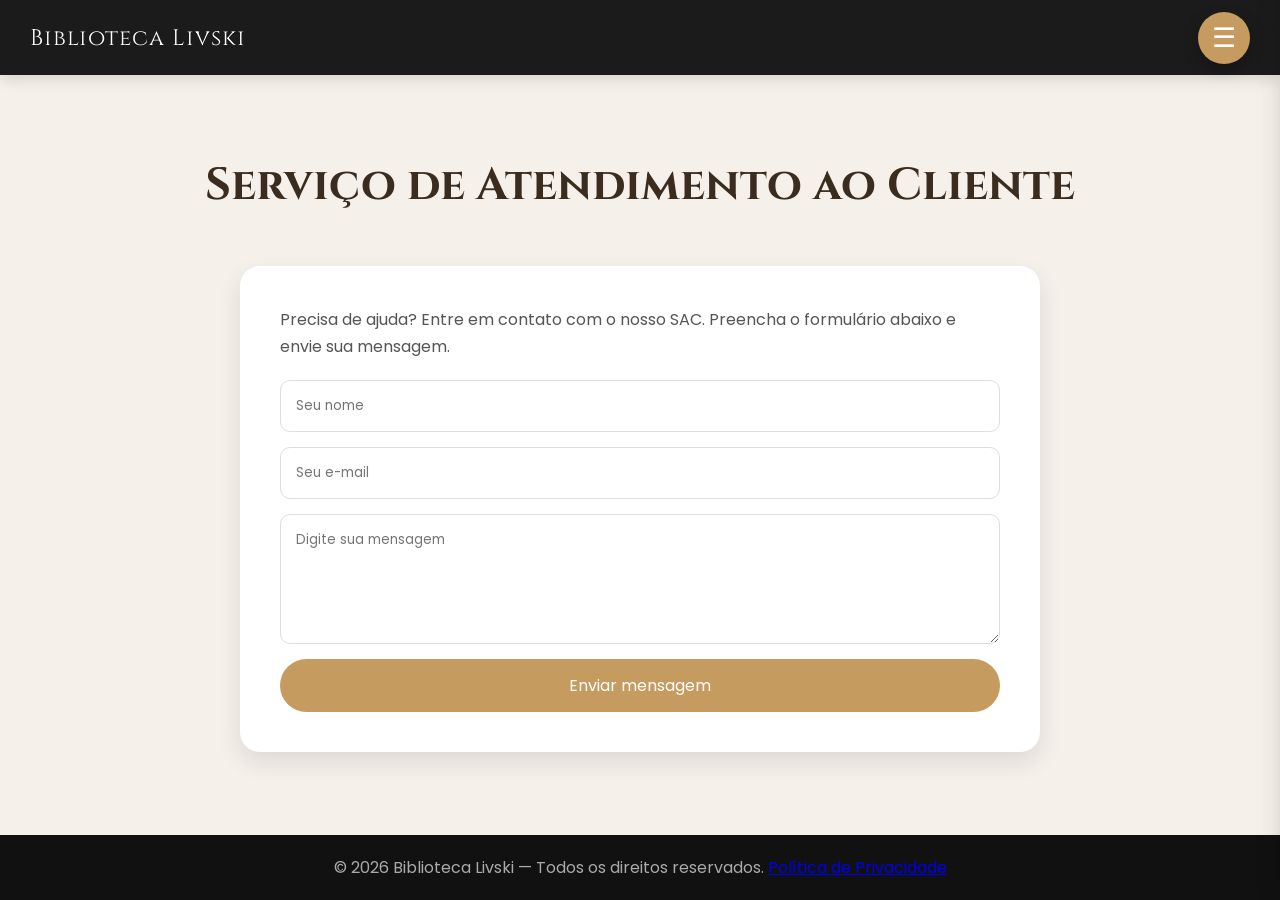
<file: sac.html>
<!DOCTYPE html>
<html lang="pt-BR">

<head>

<meta charset="UTF-8">

<meta name="viewport" content="width=device-width, initial-scale=1.0">

<title>Biblioteca Livski — SAC</title>

<link href="https://fonts.googleapis.com/css2?family=Cinzel:wght@500;700&family=Poppins:wght@300;400;500;600&display=swap" rel="stylesheet">

<link rel="stylesheet" href="style.css">

</head>

<body>


<div class="topo">

    <a href="index.html" class="logo">
        Biblioteca Livski
    </a>


    <div class="menu">

        <button id="menuBtn" class="menu-btn">
            ☰
        </button>


        <div id="menuLateral" class="menu-lateral">

            <div class="menu-titulo">
                Biblioteca Livski
            </div>

            <a href="sobre.html">Sobre</a>

            <a href="atracoes.html">Atrações</a>

            <a href="catalogo.html">Catálogo</a>

            <a href="faq.html">FAQ</a>

            <a href="sac.html">SAC</a>

            <a href="contato.html">Contato</a>

        </div>

    </div>

</div>


<main class="pagina">

<section id="sac">

    <h2 class="section-title">
        Serviço de Atendimento ao Cliente
    </h2>


    <div class="sac">

        <p>

            Precisa de ajuda? Entre em contato com o nosso SAC.
            Preencha o formulário abaixo e envie sua mensagem.

        </p>


        <form id="formSAC">

            <input
                type="text"
                placeholder="Seu nome"
                required>


            <input
                type="email"
                placeholder="Seu e-mail"
                required>


            <textarea
                placeholder="Digite sua mensagem"
                required></textarea>


            <button
                type="submit"
                class="btn">

                Enviar mensagem

            </button>

        </form>

    </div>

</section>

</main>


<footer>

    © 2026 Biblioteca Livski — Todos os direitos reservados.
    <a href="privacidade.html">Política de Privacidade</a>

</footer>


<script src="script.js"></script>

</body>

</html>
</file>
<file: style.css>
*{
    margin:0;
    padding:0;
    box-sizing:border-box;
}


html{
    scroll-behavior:smooth;
}


body{

    font-family:'Poppins',sans-serif;

    background:#f5f1ea;

    color:#222;

    overflow-x:hidden;

    min-height:100vh;

    display:flex;

    flex-direction:column;

    animation:entradaPagina .5s ease;

}


@keyframes entradaPagina{

    from{
        opacity:0;
        transform:translateY(10px);
    }

    to{
        opacity:1;
        transform:translateY(0);
    }

}


/* =========================
   LOADER
========================= */

.loader{

    position:fixed;

    width:100%;

    height:100vh;

    background:#111;

    display:flex;

    justify-content:center;

    align-items:center;

    z-index:9999;

    animation:sumir 3s forwards;

}


.loader h1{

    color:#fff;

    font-size:3rem;

    letter-spacing:4px;

    font-family:'Cinzel',serif;

    animation:aparecer 2s ease;

}


@keyframes aparecer{

    from{

        opacity:0;

        transform:scale(0.7);

    }

    to{

        opacity:1;

        transform:scale(1);

    }

}


@keyframes sumir{

    0%,85%{

        opacity:1;

    }

    100%{

        opacity:0;

        visibility:hidden;

    }

}


/* =========================
   TELA INICIAL
========================= */

.pagina-inicial{

    min-height:100vh;

}


.hero{

    background:

    linear-gradient(

        rgba(0,0,0,0.6),

        rgba(0,0,0,0.6)

    ),

    url('https://images.unsplash.com/photo-1507842217343-583bb7270b66?q=80&w=1600');

    background-size:cover;

    background-position:center;

    background-attachment:fixed;

    min-height:100vh;

    display:flex;

    flex-direction:column;

    justify-content:center;

    align-items:center;

    text-align:center;

    color:white;

    padding:20px;

}


.hero h1{

    font-size:5rem;

    font-family:'Cinzel',serif;

    margin-bottom:20px;

}


.hero p{

    max-width:700px;

    font-size:1.2rem;

    margin-bottom:30px;

    line-height:1.7;

}


/* =========================
   BOTÕES
========================= */

.btn{

    display:inline-block;

    padding:14px 30px;

    border:none;

    background:#c59b5f;

    color:white;

    border-radius:30px;

    font-size:1rem;

    cursor:pointer;

    transition:0.3s;

    text-decoration:none;

    font-family:'Poppins',sans-serif;

}


.btn:hover{

    background:#a67c43;

    transform:scale(1.05);

}


/* =========================
   TOPO DAS PÁGINAS
========================= */

.topo{

    height:75px;

    background:#1b1b1b;

    display:flex;

    align-items:center;

    justify-content:space-between;

    padding:0 30px;

    position:sticky;

    top:0;

    z-index:1000;

    box-shadow:
    0 3px 15px rgba(0,0,0,.15);

}


.logo{

    color:white;

    text-decoration:none;

    font-family:'Cinzel',serif;

    font-size:1.4rem;

    letter-spacing:1px;

    transition:.3s;

}


.logo:hover{

    color:#c59b5f;

}


/* =========================
   MENU
========================= */

.menu{

    position:relative;

}


.menu-btn{

    width:52px;

    height:52px;

    border:none;

    border-radius:50%;

    background:#c59b5f;

    color:white;

    font-size:27px;

    cursor:pointer;

    display:flex;

    justify-content:center;

    align-items:center;

    box-shadow:
    0 5px 15px rgba(0,0,0,.25);

    transition:.3s;

}


.menu-btn:hover{

    background:#a67c43;

    transform:scale(1.05);

}


.menu-lateral{

    position:fixed;

    top:0;

    right:-330px;

    width:310px;

    height:100vh;

    background:#1b1b1b;

    padding:110px 30px 30px;

    display:flex;

    flex-direction:column;

    gap:7px;

    box-shadow:
    -8px 0 30px rgba(0,0,0,.35);

    transition:.4s ease;

}


.menu-lateral.aberto{

    right:0;

}


.menu-titulo{

    color:#c59b5f;

    font-family:'Cinzel',serif;

    font-size:1.5rem;

    margin-bottom:25px;

}


.menu-lateral a{

    color:white;

    text-decoration:none;

    padding:15px;

    border-radius:10px;

    transition:.3s;

}


.menu-lateral a:hover{

    color:white;

    background:#c59b5f;

    transform:translateX(5px);

}


/* =========================
   CONTEÚDO
========================= */

.pagina{

    flex:1;

}


section{

    padding:80px 10%;

}


.section-title{

    text-align:center;

    font-size:2.8rem;

    margin-bottom:50px;

    font-family:'Cinzel',serif;

    color:#3a2d1f;

}


/* =========================
   SOBRE
========================= */

.sobre{

    display:grid;

    grid-template-columns:1fr 1fr;

    gap:50px;

    align-items:center;

}


.sobre img{

    width:100%;

    border-radius:20px;

    box-shadow:
    0 10px 25px rgba(0,0,0,.2);

}


.sobre p{

    line-height:1.8;

    font-size:1.1rem;

}


/* =========================
   ATRAÇÕES
========================= */

.cards{

    display:grid;

    grid-template-columns:
    repeat(auto-fit,minmax(250px,1fr));

    gap:30px;

}


.card{

    background:white;

    border-radius:20px;

    overflow:hidden;

    box-shadow:
    0 10px 20px rgba(0,0,0,.1);

    transition:.4s;

}


.card:hover{

    transform:translateY(-10px);

    box-shadow:
    0 15px 30px rgba(0,0,0,.15);

}


.card img{

    width:100%;

    height:220px;

    object-fit:cover;

}


.card-content{

    padding:20px;

}


.card-content h3{

    margin-bottom:10px;

    color:#3a2d1f;

}


/* =========================
   CATÁLOGO
========================= */

.catalogo{

    display:grid;

    grid-template-columns:
    repeat(auto-fit,minmax(220px,1fr));

    gap:30px;

}


.livro{

    background:white;

    border-radius:15px;

    overflow:hidden;

    box-shadow:
    0 5px 15px rgba(0,0,0,.1);

    transition:.3s;

}


.livro:hover{

    transform:scale(1.03);

    box-shadow:
    0 10px 25px rgba(0,0,0,.15);

}


.livro img{

    width:100%;

    height:320px;

    object-fit:cover;

}


.livro-info{

    padding:20px;

}


.preco{

    color:#2d7a32;

    font-size:1.3rem;

    margin:10px 0;

    font-weight:bold;

}


/* =========================
   FAQ
========================= */

.faq{

    max-width:900px;

    margin:auto;

}


.faq-item{

    background:white;

    margin-bottom:15px;

    border-radius:12px;

    overflow:hidden;

    box-shadow:
    0 5px 15px rgba(0,0,0,.08);

}


.faq-question{

    width:100%;

    border:none;

    background:white;

    padding:20px;

    text-align:left;

    font-family:'Poppins',sans-serif;

    font-size:1.05rem;

    font-weight:600;

    cursor:pointer;

    color:#3a2d1f;

    transition:.3s;

}


.faq-question:hover{

    background:#f3eadc;

}


.faq-answer{

    display:none;

    padding:0 20px 20px;

    line-height:1.7;

    color:#555;

}


.faq-answer.ativo{

    display:block;

}


/* =========================
   SAC
========================= */

.sac{

    max-width:800px;

    margin:auto;

    background:white;

    padding:40px;

    border-radius:20px;

    box-shadow:
    0 10px 25px rgba(0,0,0,.1);

}


.sac p{

    line-height:1.7;

    margin-bottom:20px;

    color:#555;

}


.sac form{

    display:flex;

    flex-direction:column;

    gap:15px;

}


.sac input,
.sac textarea{

    width:100%;

    padding:15px;

    border:1px solid #ddd;

    border-radius:10px;

    font-family:'Poppins',sans-serif;

    outline:none;

}


.sac textarea{

    min-height:130px;

    resize:vertical;

}


.sac input:focus,
.sac textarea:focus{

    border-color:#c59b5f;

}


/* =========================
   CONTATO
========================= */

.contato{

    background:#2b2118;

    color:white;

    border-radius:20px;

    padding:50px;

    text-align:center;

    max-width:1000px;

    margin:auto;

    box-shadow:
    0 10px 25px rgba(0,0,0,.12);

}


.contato p{

    margin:10px 0;

    font-size:1.1rem;

}


/* =========================
   CARRINHO
========================= */

.carrinho-flutuante{

    position:fixed;

    right:25px;

    bottom:25px;

    width:65px;

    height:65px;

    background:#c59b5f;

    border-radius:50%;

    display:flex;

    justify-content:center;

    align-items:center;

    text-decoration:none;

    color:white;

    font-size:30px;

    box-shadow:
    0 5px 20px rgba(0,0,0,.3);

    z-index:5000;

    transition:.3s;

}


.carrinho-flutuante:hover{

    background:#a67c43;

    transform:scale(1.1);

}


.contador{

    position:absolute;

    top:-5px;

    right:-5px;

    width:25px;

    height:25px;

    background:#b52b2b;

    border-radius:50%;

    display:flex;

    justify-content:center;

    align-items:center;

    font-size:13px;

    font-weight:bold;

}


/* =========================
   FOOTER
========================= */

footer{

    background:#111;

    color:#aaa;

    text-align:center;

    padding:20px;

    margin-top:auto;

    width:100%;

}


/* =========================
   RESPONSIVO
========================= */

@media(max-width:900px){

    .hero h1{

        font-size:3rem;

    }


    .sobre{

        grid-template-columns:1fr;

    }

}


@media(max-width:600px){

    section{

        padding:60px 5%;

    }


    .section-title{

        font-size:2.2rem;

    }


    .sac{

        padding:25px;

    }


    .topo{

        padding:0 15px;

    }


    .logo{

        font-size:1.1rem;

    }


    .menu-lateral{

        width:280px;

    }


    .hero h1{

        font-size:2.6rem;

    }


    .hero p{

        font-size:1rem;

    }

}

/* ============================= */
/* POLÍTICA DE PRIVACIDADE */
/* ============================= */

.faixa-privacidade {
    width: 100%;
    height: 12px;
    background: #8b5e3c;
}


/* Área da política */

.politica {
    max-width: 900px;
    margin: 30px auto;
}


/* Retângulos de cada tópico */

.politica details {
    background: #fff;
    border: 2px solid #8b5e3c;
    border-radius: 12px;

    margin-bottom: 16px;

    overflow: hidden;

    box-shadow: 0 3px 8px rgba(0, 0, 0, 0.08);

    transition: 0.2s ease;
}


/* Efeito ao passar o mouse */

.politica details:hover {
    box-shadow: 0 5px 12px rgba(0, 0, 0, 0.12);
    transform: translateY(-1px);
}


/* Título */

.politica summary {
    position: relative;

    cursor: pointer;
    list-style: none;

    padding: 18px 50px 18px 22px;

    font-family: 'Cinzel', serif;
    font-size: 17px;
    font-weight: 600;

    color: #333;

    transition: 0.2s ease;
}


/* Remove a seta padrão */

.politica summary::-webkit-details-marker {
    display: none;
}


/* Sinal + */

.politica summary::after {
    content: "+";

    position: absolute;
    right: 20px;
    top: 50%;

    transform: translateY(-50%);

    font-family: Arial, sans-serif;
    font-size: 24px;

    color: #8b5e3c;

    transition: 0.2s ease;
}


/* Tópico aberto */

.politica details[open] summary {
    color: #8b5e3c;
    background: #faf7f4;
}


.politica details[open] summary::after {
    content: "−";
}


/* Texto */

.politica details p {
    margin: 0;

    padding: 5px 22px 22px;

    font-family: 'Poppins', sans-serif;
    font-size: 14px;

    line-height: 1.7;

    color: #555;
}


/* Efeito no título */

.politica summary:hover {
    background: #faf7f4;
}


/* Celular */

@media (max-width: 600px) {

    .politica {
        margin: 20px 10px;
    }

    .politica details {
        border-radius: 10px;
        margin-bottom: 12px;
    }

    .politica summary {
        font-size: 15px;
        padding: 16px 45px 16px 18px;
    }

    .politica details p {
        padding: 5px 18px 18px;
        font-size: 13px;
    }

}
</file>
